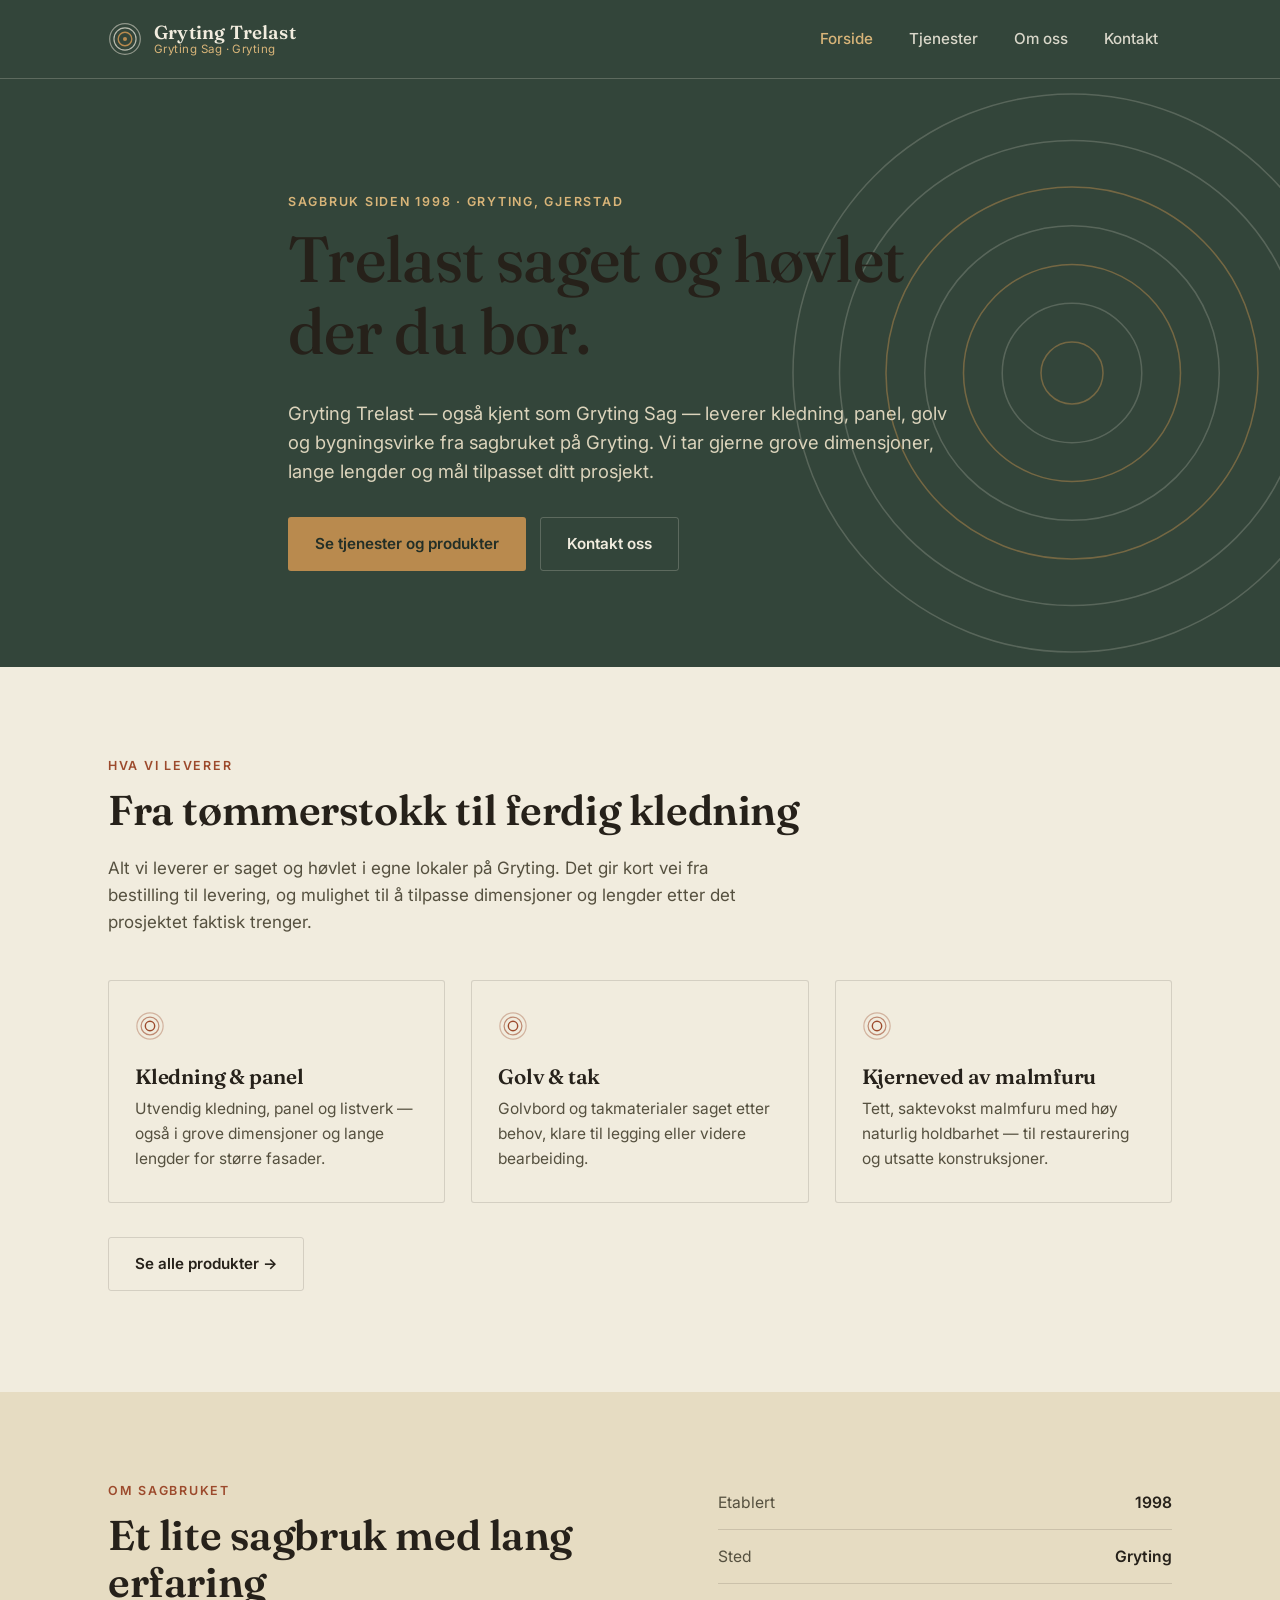
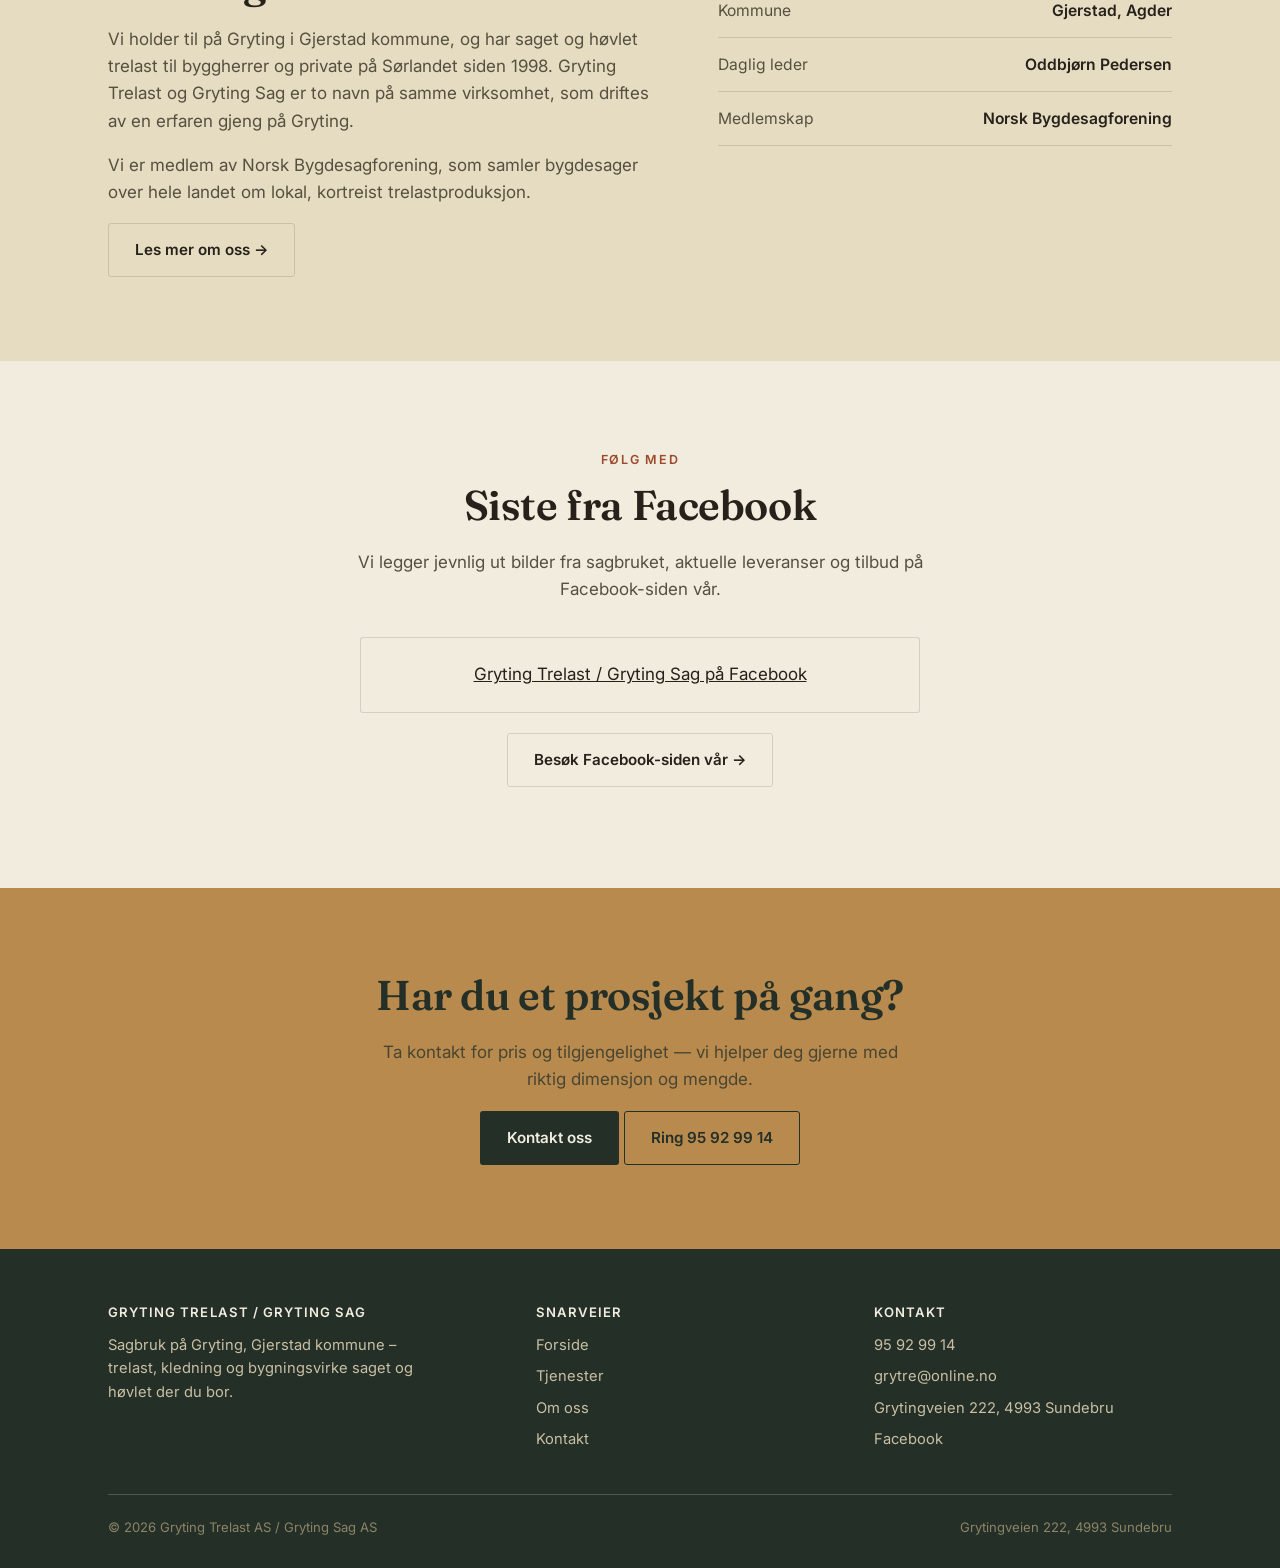
<file: index.html>
<!DOCTYPE html>
<html lang="nb">
<head>
<meta charset="UTF-8">
<meta name="viewport" content="width=device-width, initial-scale=1.0">
<title>Gryting Trelast / Gryting Sag – Sagbruk på Gryting</title>
<meta name="description" content="Gryting Trelast (Gryting Sag) er et sagbruk på Gryting, Gjerstad kommune. Vi sager, høvler og leverer kledning, panel, golv og bygningsvirke.">
<link rel="preconnect" href="https://fonts.googleapis.com">
<link rel="preconnect" href="https://fonts.gstatic.com" crossorigin>
<link href="https://fonts.googleapis.com/css2?family=Fraunces:opsz,wght@9..144,400;9..144,500;9..144,600&family=Inter:wght@400;500;600;700&display=swap" rel="stylesheet">
<link rel="icon" type="image/svg+xml" href="favicon.svg">
<link rel="icon" type="image/png" sizes="32x32" href="favicon-32.png">
<link rel="apple-touch-icon" sizes="180x180" href="apple-touch-icon.png">
<link rel="stylesheet" href="css/style.css">
</head>
<body>

<a class="skip-link" href="#innhold">Hopp til innhold</a>

<header class="site-header">
  <div class="container">
    <a class="brand" href="index.html">
      <svg viewBox="0 0 40 40" fill="none" xmlns="http://www.w3.org/2000/svg" aria-hidden="true">
        <circle cx="20" cy="20" r="18" stroke="currentColor" stroke-width="1.4" opacity="0.5"/>
        <circle cx="20" cy="20" r="13" stroke="currentColor" stroke-width="1.4" opacity="0.7"/>
        <circle cx="20" cy="20" r="8" stroke="#B98A4E" stroke-width="1.6"/>
        <circle cx="20" cy="20" r="2.4" fill="#B98A4E"/>
      </svg>
      <span class="brand-text">
        <strong>Gryting Trelast</strong>
        <span>Gryting Sag · Gryting</span>
      </span>
    </a>
    <button class="nav-toggle" aria-label="Åpne meny" aria-expanded="false">
      <svg viewBox="0 0 24 24" fill="none" stroke="currentColor" stroke-width="2"><line x1="3" y1="6" x2="21" y2="6"/><line x1="3" y1="12" x2="21" y2="12"/><line x1="3" y1="18" x2="21" y2="18"/></svg>
    </button>
    <nav class="main-nav" aria-label="Hovedmeny">
      <ul>
        <li><a href="index.html" class="active">Forside</a></li>
        <li><a href="tjenester.html">Tjenester</a></li>
        <li><a href="om-oss.html">Om oss</a></li>
        <li><a href="kontakt.html">Kontakt</a></li>
      </ul>
    </nav>
  </div>
</header>

<main id="innhold">

  <section class="hero">
    <svg class="rings" viewBox="0 0 400 400" aria-hidden="true">
      <circle cx="200" cy="200" r="180"/>
      <circle cx="200" cy="200" r="150"/>
      <circle class="accent" cx="200" cy="200" r="120"/>
      <circle cx="200" cy="200" r="95"/>
      <circle class="accent" cx="200" cy="200" r="70"/>
      <circle cx="200" cy="200" r="45"/>
      <circle class="accent" cx="200" cy="200" r="20"/>
    </svg>
    <div class="container">
      <span class="eyebrow">Sagbruk siden 1998 · Gryting, Gjerstad</span>
      <h1>Trelast saget og høvlet der du bor.</h1>
      <p class="lede">Gryting Trelast — også kjent som Gryting Sag — leverer kledning, panel, golv og bygningsvirke fra sagbruket på Gryting. Vi tar gjerne grove dimensjoner, lange lengder og mål tilpasset ditt prosjekt.</p>
      <div class="btn-row">
        <a class="btn btn-primary" href="tjenester.html">Se tjenester og produkter</a>
        <a class="btn btn-outline" href="kontakt.html">Kontakt oss</a>
      </div>
    </div>
  </section>

  <section>
    <div class="container">
      <span class="eyebrow">Hva vi leverer</span>
      <h2>Fra tømmerstokk til ferdig kledning</h2>
      <p style="max-width:60ch;color:var(--ink-soft);">Alt vi leverer er saget og høvlet i egne lokaler på Gryting. Det gir kort vei fra bestilling til levering, og mulighet til å tilpasse dimensjoner og lengder etter det prosjektet faktisk trenger.</p>
      <div class="grid-3">
        <div class="card">
          <svg class="ring-icon" viewBox="0 0 32 32" fill="none" aria-hidden="true"><circle cx="16" cy="16" r="14" stroke="currentColor" stroke-width="1.3" opacity="0.35"/><circle cx="16" cy="16" r="9.5" stroke="currentColor" stroke-width="1.3" opacity="0.6"/><circle cx="16" cy="16" r="5" stroke="currentColor" stroke-width="1.5"/></svg>
          <h3>Kledning &amp; panel</h3>
          <p>Utvendig kledning, panel og listverk — også i grove dimensjoner og lange lengder for større fasader.</p>
        </div>
        <div class="card">
          <svg class="ring-icon" viewBox="0 0 32 32" fill="none" aria-hidden="true"><circle cx="16" cy="16" r="14" stroke="currentColor" stroke-width="1.3" opacity="0.35"/><circle cx="16" cy="16" r="9.5" stroke="currentColor" stroke-width="1.3" opacity="0.6"/><circle cx="16" cy="16" r="5" stroke="currentColor" stroke-width="1.5"/></svg>
          <h3>Golv &amp; tak</h3>
          <p>Golvbord og takmaterialer saget etter behov, klare til legging eller videre bearbeiding.</p>
        </div>
        <div class="card">
          <svg class="ring-icon" viewBox="0 0 32 32" fill="none" aria-hidden="true"><circle cx="16" cy="16" r="14" stroke="currentColor" stroke-width="1.3" opacity="0.35"/><circle cx="16" cy="16" r="9.5" stroke="currentColor" stroke-width="1.3" opacity="0.6"/><circle cx="16" cy="16" r="5" stroke="currentColor" stroke-width="1.5"/></svg>
          <h3>Kjerneved av malmfuru</h3>
          <p>Tett, saktevokst malmfuru med høy naturlig holdbarhet — til restaurering og utsatte konstruksjoner.</p>
        </div>
      </div>
      <p style="margin-top:34px;"><a class="btn btn-outline on-light" href="tjenester.html">Se alle produkter →</a></p>
    </div>
  </section>

  <section class="section-alt">
    <div class="container grid-2">
      <div>
        <span class="eyebrow">Om sagbruket</span>
        <h2>Et lite sagbruk med lang erfaring</h2>
        <p style="color:var(--ink-soft);">Vi holder til på Gryting i Gjerstad kommune, og har saget og høvlet trelast til byggherrer og private på Sørlandet siden 1998. Gryting Trelast og Gryting Sag er to navn på samme virksomhet, som driftes av en erfaren gjeng på Gryting.</p>
        <p style="color:var(--ink-soft);">Vi er medlem av Norsk Bygdesagforening, som samler bygdesager over hele landet om lokal, kortreist trelastproduksjon.</p>
        <a class="btn btn-outline on-light" href="om-oss.html">Les mer om oss →</a>
      </div>
      <ul class="fact-list">
        <li><span>Etablert</span><span>1998</span></li>
        <li><span>Sted</span><span>Gryting</span></li>
        <li><span>Kommune</span><span>Gjerstad, Agder</span></li>
        <li><span>Daglig leder</span><span>Oddbjørn Pedersen</span></li>
        <li><span>Medlemskap</span><span>Norsk Bygdesagforening</span></li>
      </ul>
    </div>
  </section>

  <section>
    <div class="container" style="text-align:center;">
      <span class="eyebrow">Følg med</span>
      <h2>Siste fra Facebook</h2>
      <p style="max-width:52ch;margin:0 auto;color:var(--ink-soft);">Vi legger jevnlig ut bilder fra sagbruket, aktuelle leveranser og tilbud på Facebook-siden vår.</p>
      <div class="fb-wrap">
        <div class="fb-embed-shell">
          <div id="fb-root"></div>
          <script async defer crossorigin="anonymous" src="https://connect.facebook.net/nb_NO/sdk.js#xfbml=1&version=v19.0"></script>
          <div class="fb-page"
               data-href="https://www.facebook.com/profile.php?id=100057586205323"
               data-tabs="timeline"
               data-width="560"
               data-height="600"
               data-small-header="false"
               data-adapt-container-width="true"
               data-hide-cover="false"
               data-show-facepile="false">
            <blockquote cite="https://www.facebook.com/profile.php?id=100057586205323" class="fb-xfbml-parse-ignore">
              <a href="https://www.facebook.com/profile.php?id=100057586205323" target="_blank" rel="noopener">Gryting Trelast / Gryting Sag på Facebook</a>
            </blockquote>
          </div>
        </div>
      </div>
      <p style="margin-top:20px;"><a class="btn btn-outline on-light" href="https://www.facebook.com/profile.php?id=100057586205323" target="_blank" rel="noopener">Besøk Facebook-siden vår →</a></p>
    </div>
  </section>

  <section class="cta-strip">
    <div class="container">
      <h2>Har du et prosjekt på gang?</h2>
      <p>Ta kontakt for pris og tilgjengelighet — vi hjelper deg gjerne med riktig dimensjon og mengde.</p>
      <div class="btn-row" style="justify-content:center;">
        <a class="btn" style="background:var(--forest-dark);color:var(--bg);" href="kontakt.html">Kontakt oss</a>
        <a class="btn" style="background:transparent;border:1.5px solid var(--forest-dark);color:var(--forest-dark);" href="tel:+4795929914">Ring 95 92 99 14</a>
      </div>
    </div>
  </section>

</main>

<footer class="site-footer">
  <div class="container">
    <div class="footer-grid">
      <div>
        <h4>Gryting Trelast / Gryting Sag</h4>
        <p style="max-width:34ch;color:#C9C0A4;">Sagbruk på Gryting, Gjerstad kommune – trelast, kledning og bygningsvirke saget og høvlet der du bor.</p>
      </div>
      <div>
        <h4>Snarveier</h4>
        <ul>
          <li><a href="index.html">Forside</a></li>
          <li><a href="tjenester.html">Tjenester</a></li>
          <li><a href="om-oss.html">Om oss</a></li>
          <li><a href="kontakt.html">Kontakt</a></li>
        </ul>
      </div>
      <div>
        <h4>Kontakt</h4>
        <ul>
          <li><a href="tel:+4795929914">95 92 99 14</a></li>
          <li><a href="mailto:grytre@online.no">grytre@online.no</a></li>
          <li>Grytingveien 222, 4993 Sundebru</li>
          <li><a href="https://www.facebook.com/profile.php?id=100057586205323" target="_blank" rel="noopener">Facebook</a></li>
        </ul>
      </div>
    </div>
    <div class="footer-bottom">
      <span>© <span id="year"></span> Gryting Trelast AS / Gryting Sag AS</span>
      <span>Grytingveien 222, 4993 Sundebru</span>
    </div>
  </div>
</footer>

<script src="js/main.js"></script>
<script>document.getElementById('year').textContent = new Date().getFullYear();</script>
</body>
</html>
</file>
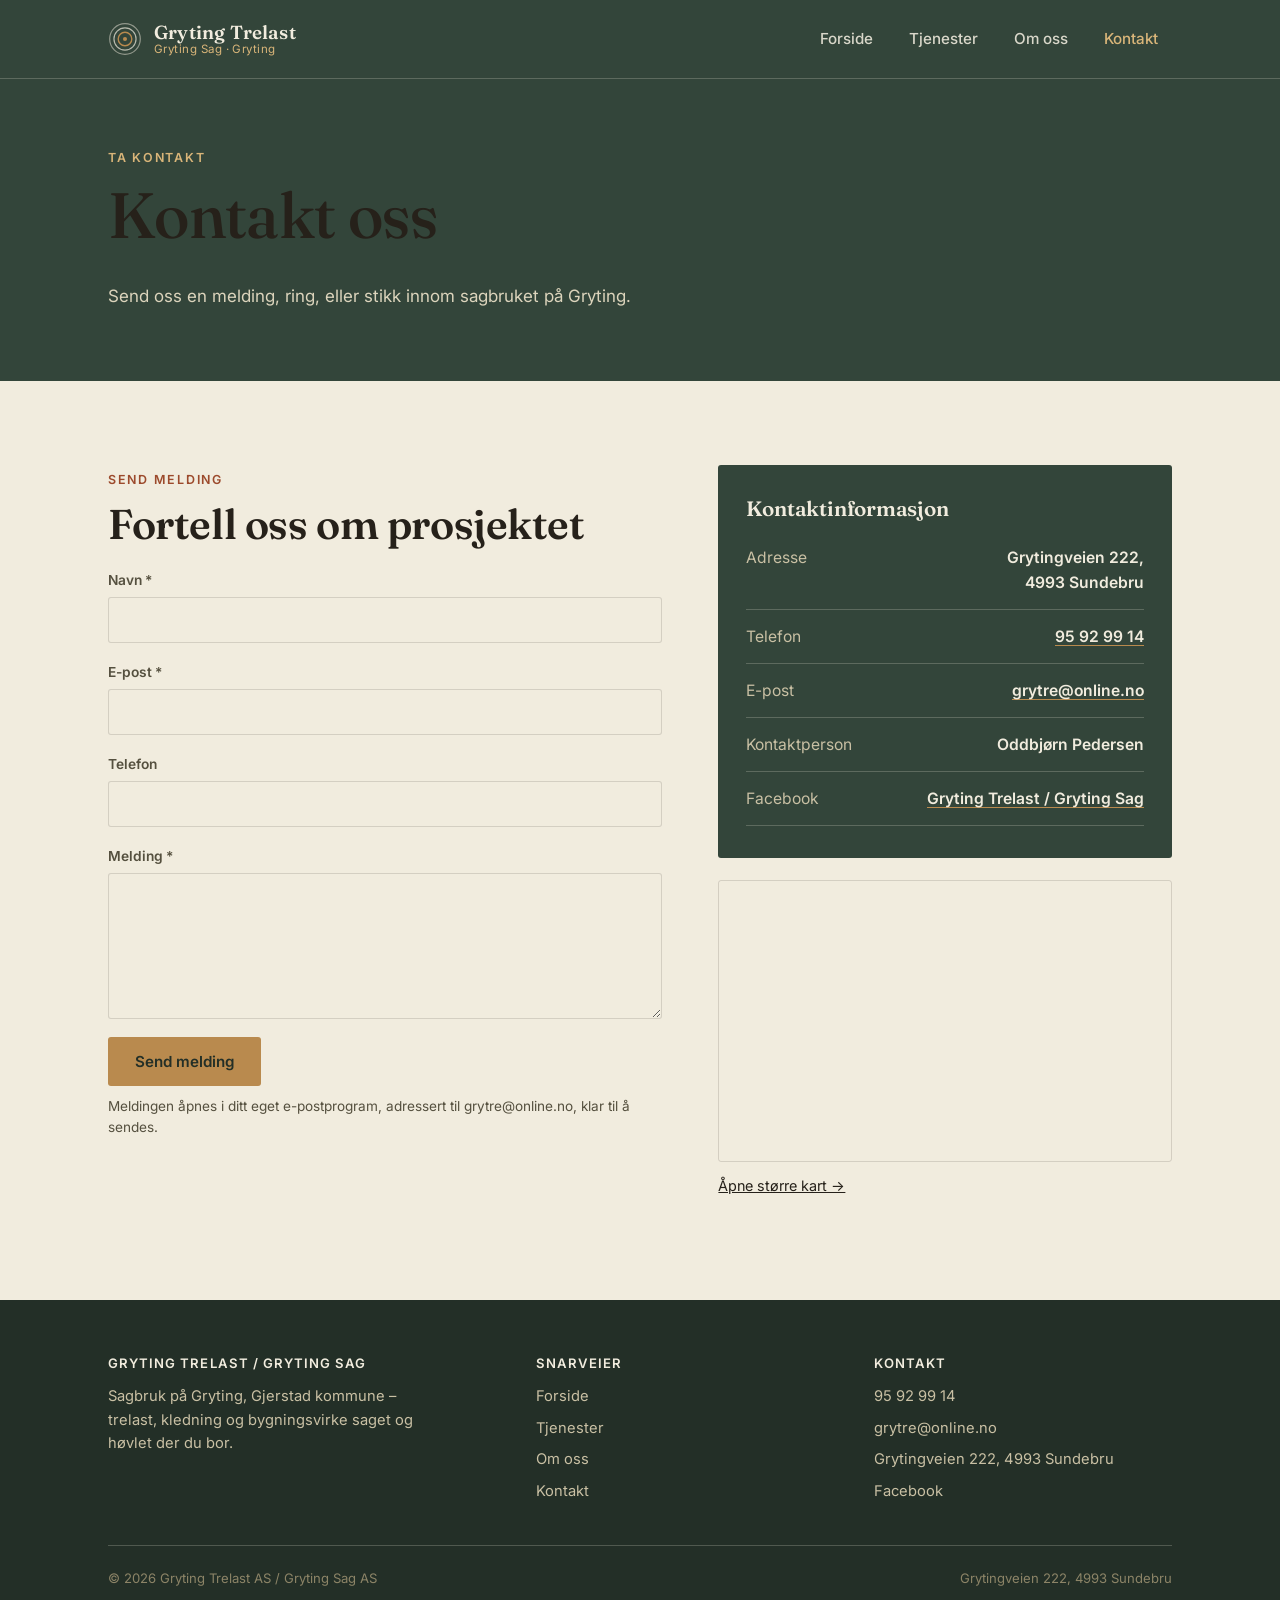
<file: kontakt.html>
<!DOCTYPE html>
<html lang="nb">
<head>
<meta charset="UTF-8">
<meta name="viewport" content="width=device-width, initial-scale=1.0">
<title>Kontakt oss – Gryting Trelast / Gryting Sag</title>
<meta name="description" content="Kontakt Gryting Trelast / Gryting Sag på Grytingveien 222, 4993 Sundebru. Telefon 95 92 99 14, e-post grytre@online.no.">
<link rel="preconnect" href="https://fonts.googleapis.com">
<link rel="preconnect" href="https://fonts.gstatic.com" crossorigin>
<link href="https://fonts.googleapis.com/css2?family=Fraunces:opsz,wght@9..144,400;9..144,500;9..144,600&family=Inter:wght@400;500;600;700&display=swap" rel="stylesheet">
<link rel="icon" type="image/svg+xml" href="favicon.svg">
<link rel="icon" type="image/png" sizes="32x32" href="favicon-32.png">
<link rel="apple-touch-icon" sizes="180x180" href="apple-touch-icon.png">
<link rel="stylesheet" href="css/style.css">
</head>
<body>

<a class="skip-link" href="#innhold">Hopp til innhold</a>

<header class="site-header">
  <div class="container">
    <a class="brand" href="index.html">
      <svg viewBox="0 0 40 40" fill="none" xmlns="http://www.w3.org/2000/svg" aria-hidden="true">
        <circle cx="20" cy="20" r="18" stroke="currentColor" stroke-width="1.4" opacity="0.5"/>
        <circle cx="20" cy="20" r="13" stroke="currentColor" stroke-width="1.4" opacity="0.7"/>
        <circle cx="20" cy="20" r="8" stroke="#B98A4E" stroke-width="1.6"/>
        <circle cx="20" cy="20" r="2.4" fill="#B98A4E"/>
      </svg>
      <span class="brand-text">
        <strong>Gryting Trelast</strong>
        <span>Gryting Sag · Gryting</span>
      </span>
    </a>
    <button class="nav-toggle" aria-label="Åpne meny" aria-expanded="false">
      <svg viewBox="0 0 24 24" fill="none" stroke="currentColor" stroke-width="2"><line x1="3" y1="6" x2="21" y2="6"/><line x1="3" y1="12" x2="21" y2="12"/><line x1="3" y1="18" x2="21" y2="18"/></svg>
    </button>
    <nav class="main-nav" aria-label="Hovedmeny">
      <ul>
        <li><a href="index.html">Forside</a></li>
        <li><a href="tjenester.html">Tjenester</a></li>
        <li><a href="om-oss.html">Om oss</a></li>
        <li><a href="kontakt.html" class="active">Kontakt</a></li>
      </ul>
    </nav>
  </div>
</header>

<main id="innhold">

  <section class="page-hero">
    <div class="container">
      <span class="eyebrow">Ta kontakt</span>
      <h1>Kontakt oss</h1>
      <p>Send oss en melding, ring, eller stikk innom sagbruket på Gryting.</p>
    </div>
  </section>

  <section>
    <div class="container grid-2">

      <div>
        <span class="eyebrow">Send melding</span>
        <h2>Fortell oss om prosjektet</h2>
        <form id="kontakt-skjema" novalidate>
          <div class="form-field">
            <label for="navn">Navn *</label>
            <input type="text" id="navn" name="navn" autocomplete="name" required>
          </div>
          <div class="form-field">
            <label for="epost">E-post *</label>
            <input type="email" id="epost" name="epost" autocomplete="email" required>
          </div>
          <div class="form-field">
            <label for="telefon">Telefon</label>
            <input type="tel" id="telefon" name="telefon" autocomplete="tel">
          </div>
          <div class="form-field">
            <label for="melding">Melding *</label>
            <textarea id="melding" name="melding" rows="6" required></textarea>
          </div>
          <button type="submit" class="btn btn-primary">Send melding</button>
          <p class="form-note">Meldingen åpnes i ditt eget e-postprogram, adressert til grytre@online.no, klar til å sendes.</p>
          <p id="form-status" class="form-status" role="status"></p>
        </form>
      </div>

      <div>
        <div class="info-card">
          <h3>Kontaktinformasjon</h3>
          <ul class="fact-list">
            <li><span>Adresse</span><span>Grytingveien 222,<br>4993 Sundebru</span></li>
            <li><span>Telefon</span><span><a href="tel:+4795929914">95 92 99 14</a></span></li>
            <li><span>E-post</span><span><a href="mailto:grytre@online.no">grytre@online.no</a></span></li>
            <li><span>Kontaktperson</span><span>Oddbjørn Pedersen</span></li>
            <li><span>Facebook</span><span><a href="https://www.facebook.com/profile.php?id=100057586205323" target="_blank" rel="noopener">Gryting Trelast / Gryting Sag</a></span></li>
          </ul>
        </div>
        <div class="map-shell">
          <iframe
            title="Kart til Gryting Trelast / Gryting Sag, Grytingveien 222, 4993 Sundebru"
            src="https://www.google.com/maps/embed?pb=!1m18!1m12!1m3!1d1481.5029731240165!2d9.057373475910653!3d58.83141075077817!2m3!1f0!2f0!3f0!3m2!1i1024!2i768!4f13.1!3m3!1m2!1s0x46470a54a12d71ef%3A0x915f02798dbd51fa!2sGrytingveien%20222%2C%204993%20Sundebru!5e1!3m2!1sno!2sno!4v1788082956851!5m2!1sno!2sno"
            style="border:0;"
            allowfullscreen=""
            loading="lazy"
            referrerpolicy="strict-origin-when-cross-origin">
          </iframe>
        </div>
        <p style="margin-top:10px;"><a class="btn-outline on-light" style="text-decoration:underline;font-size:0.9rem;" href="https://www.google.com/maps/search/?api=1&query=Grytingveien+222%2C+4993+Sundebru" target="_blank" rel="noopener">Åpne større kart →</a></p>
      </div>

    </div>
  </section>

</main>

<footer class="site-footer">
  <div class="container">
    <div class="footer-grid">
      <div>
        <h4>Gryting Trelast / Gryting Sag</h4>
        <p style="max-width:34ch;color:#C9C0A4;">Sagbruk på Gryting, Gjerstad kommune – trelast, kledning og bygningsvirke saget og høvlet der du bor.</p>
      </div>
      <div>
        <h4>Snarveier</h4>
        <ul>
          <li><a href="index.html">Forside</a></li>
          <li><a href="tjenester.html">Tjenester</a></li>
          <li><a href="om-oss.html">Om oss</a></li>
          <li><a href="kontakt.html">Kontakt</a></li>
        </ul>
      </div>
      <div>
        <h4>Kontakt</h4>
        <ul>
          <li><a href="tel:+4795929914">95 92 99 14</a></li>
          <li><a href="mailto:grytre@online.no">grytre@online.no</a></li>
          <li>Grytingveien 222, 4993 Sundebru</li>
          <li><a href="https://www.facebook.com/profile.php?id=100057586205323" target="_blank" rel="noopener">Facebook</a></li>
        </ul>
      </div>
    </div>
    <div class="footer-bottom">
      <span>© <span id="year"></span> Gryting Trelast AS / Gryting Sag AS</span>
      <span>Grytingveien 222, 4993 Sundebru</span>
    </div>
  </div>
</footer>

<script src="js/main.js"></script>
<script>document.getElementById('year').textContent = new Date().getFullYear();</script>
</body>
</html>
</file>
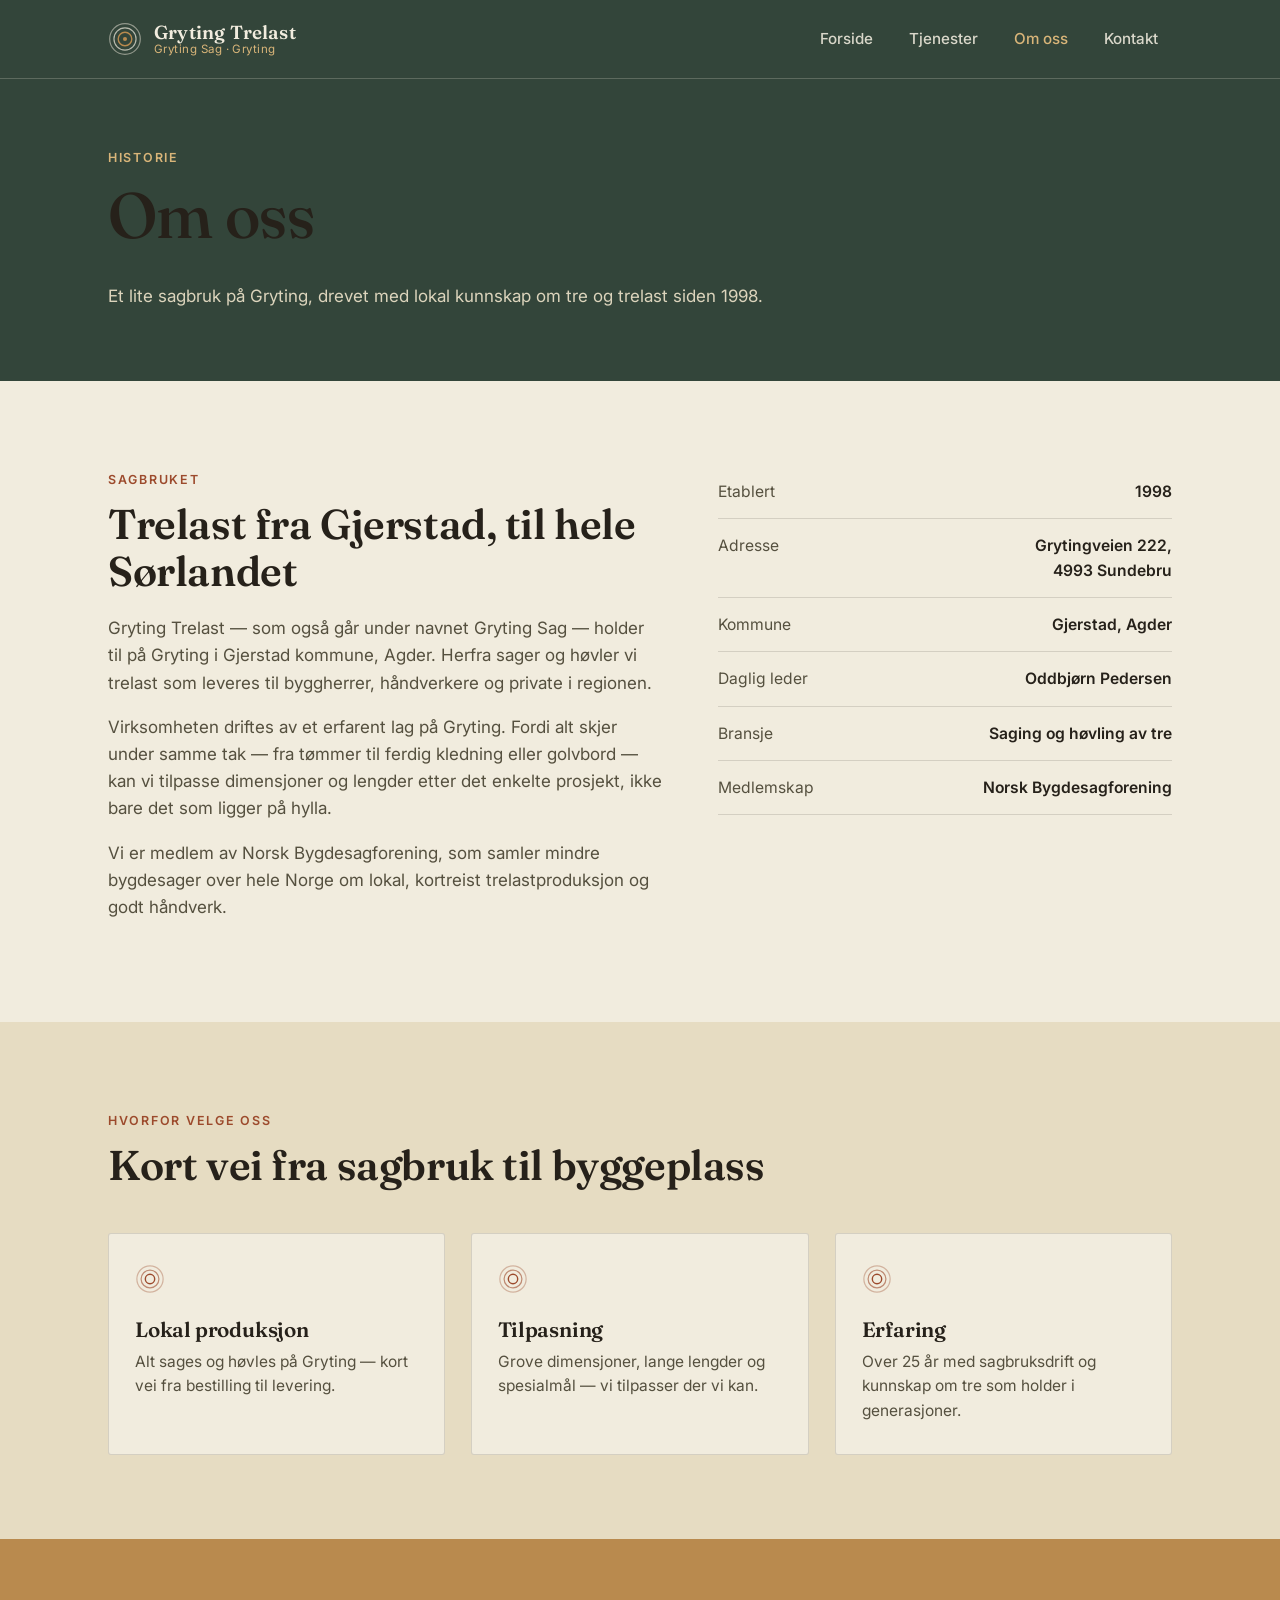
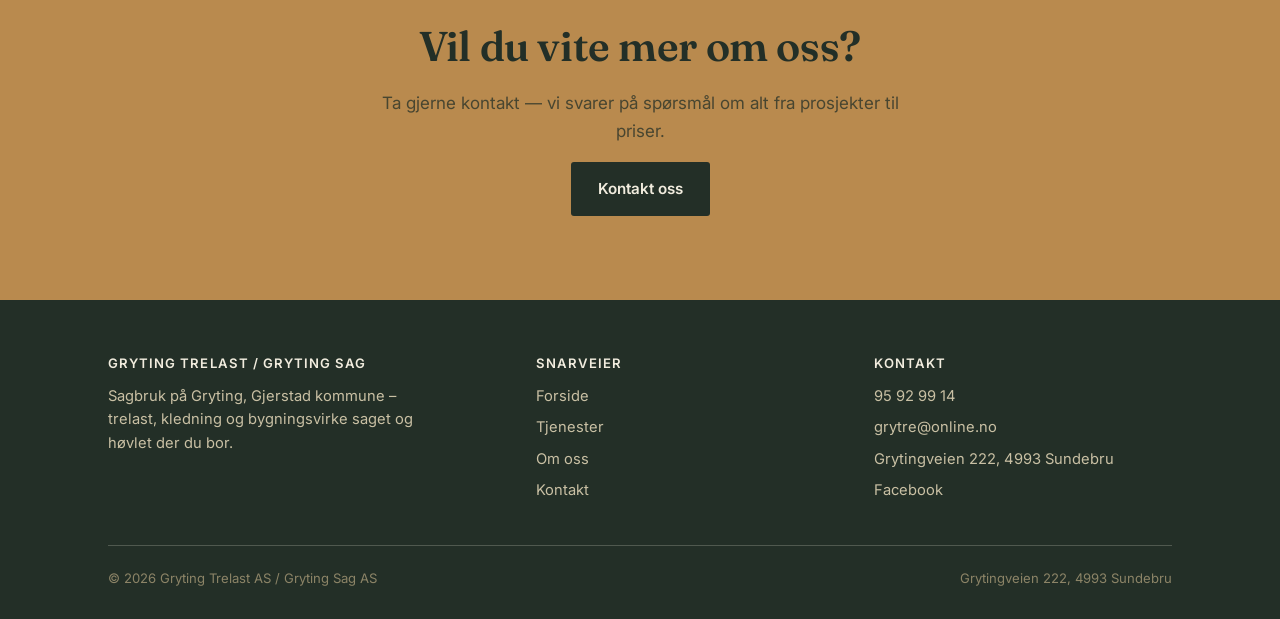
<file: om-oss.html>
<!DOCTYPE html>
<html lang="nb">
<head>
<meta charset="UTF-8">
<meta name="viewport" content="width=device-width, initial-scale=1.0">
<title>Om oss – Gryting Trelast / Gryting Sag</title>
<meta name="description" content="Gryting Trelast (Gryting Sag) er et sagbruk på Gryting, Gjerstad kommune, driftet av en erfaren gjeng siden 1998. Medlem av Norsk Bygdesagforening.">
<link rel="preconnect" href="https://fonts.googleapis.com">
<link rel="preconnect" href="https://fonts.gstatic.com" crossorigin>
<link href="https://fonts.googleapis.com/css2?family=Fraunces:opsz,wght@9..144,400;9..144,500;9..144,600&family=Inter:wght@400;500;600;700&display=swap" rel="stylesheet">
<link rel="icon" type="image/svg+xml" href="favicon.svg">
<link rel="icon" type="image/png" sizes="32x32" href="favicon-32.png">
<link rel="apple-touch-icon" sizes="180x180" href="apple-touch-icon.png">
<link rel="stylesheet" href="css/style.css">
</head>
<body>

<a class="skip-link" href="#innhold">Hopp til innhold</a>

<header class="site-header">
  <div class="container">
    <a class="brand" href="index.html">
      <svg viewBox="0 0 40 40" fill="none" xmlns="http://www.w3.org/2000/svg" aria-hidden="true">
        <circle cx="20" cy="20" r="18" stroke="currentColor" stroke-width="1.4" opacity="0.5"/>
        <circle cx="20" cy="20" r="13" stroke="currentColor" stroke-width="1.4" opacity="0.7"/>
        <circle cx="20" cy="20" r="8" stroke="#B98A4E" stroke-width="1.6"/>
        <circle cx="20" cy="20" r="2.4" fill="#B98A4E"/>
      </svg>
      <span class="brand-text">
        <strong>Gryting Trelast</strong>
        <span>Gryting Sag · Gryting</span>
      </span>
    </a>
    <button class="nav-toggle" aria-label="Åpne meny" aria-expanded="false">
      <svg viewBox="0 0 24 24" fill="none" stroke="currentColor" stroke-width="2"><line x1="3" y1="6" x2="21" y2="6"/><line x1="3" y1="12" x2="21" y2="12"/><line x1="3" y1="18" x2="21" y2="18"/></svg>
    </button>
    <nav class="main-nav" aria-label="Hovedmeny">
      <ul>
        <li><a href="index.html">Forside</a></li>
        <li><a href="tjenester.html">Tjenester</a></li>
        <li><a href="om-oss.html" class="active">Om oss</a></li>
        <li><a href="kontakt.html">Kontakt</a></li>
      </ul>
    </nav>
  </div>
</header>

<main id="innhold">

  <section class="page-hero">
    <div class="container">
      <span class="eyebrow">Historie</span>
      <h1>Om oss</h1>
      <p>Et lite sagbruk på Gryting, drevet med lokal kunnskap om tre og trelast siden 1998.</p>
    </div>
  </section>

  <section>
    <div class="container grid-2">
      <div>
        <span class="eyebrow">Sagbruket</span>
        <h2>Trelast fra Gjerstad, til hele Sørlandet</h2>
        <p style="color:var(--ink-soft);">Gryting Trelast — som også går under navnet Gryting Sag — holder til på Gryting i Gjerstad kommune, Agder. Herfra sager og høvler vi trelast som leveres til byggherrer, håndverkere og private i regionen.</p>
        <p style="color:var(--ink-soft);">Virksomheten driftes av et erfarent lag på Gryting. Fordi alt skjer under samme tak — fra tømmer til ferdig kledning eller golvbord — kan vi tilpasse dimensjoner og lengder etter det enkelte prosjekt, ikke bare det som ligger på hylla.</p>
        <p style="color:var(--ink-soft);">Vi er medlem av Norsk Bygdesagforening, som samler mindre bygdesager over hele Norge om lokal, kortreist trelastproduksjon og godt håndverk.</p>
      </div>
      <ul class="fact-list">
        <li><span>Etablert</span><span>1998</span></li>
        <li><span>Adresse</span><span>Grytingveien 222,<br>4993 Sundebru</span></li>
        <li><span>Kommune</span><span>Gjerstad, Agder</span></li>
        <li><span>Daglig leder</span><span>Oddbjørn Pedersen</span></li>
        <li><span>Bransje</span><span>Saging og høvling av tre</span></li>
        <li><span>Medlemskap</span><span>Norsk Bygdesagforening</span></li>
      </ul>
    </div>
  </section>

  <section class="section-alt">
    <div class="container">
      <span class="eyebrow">Hvorfor velge oss</span>
      <h2>Kort vei fra sagbruk til byggeplass</h2>
      <div class="grid-3">
        <div class="card">
          <svg class="ring-icon" viewBox="0 0 32 32" fill="none" aria-hidden="true"><circle cx="16" cy="16" r="14" stroke="currentColor" stroke-width="1.3" opacity="0.35"/><circle cx="16" cy="16" r="9.5" stroke="currentColor" stroke-width="1.3" opacity="0.6"/><circle cx="16" cy="16" r="5" stroke="currentColor" stroke-width="1.5"/></svg>
          <h3>Lokal produksjon</h3>
          <p>Alt sages og høvles på Gryting — kort vei fra bestilling til levering.</p>
        </div>
        <div class="card">
          <svg class="ring-icon" viewBox="0 0 32 32" fill="none" aria-hidden="true"><circle cx="16" cy="16" r="14" stroke="currentColor" stroke-width="1.3" opacity="0.35"/><circle cx="16" cy="16" r="9.5" stroke="currentColor" stroke-width="1.3" opacity="0.6"/><circle cx="16" cy="16" r="5" stroke="currentColor" stroke-width="1.5"/></svg>
          <h3>Tilpasning</h3>
          <p>Grove dimensjoner, lange lengder og spesialmål — vi tilpasser der vi kan.</p>
        </div>
        <div class="card">
          <svg class="ring-icon" viewBox="0 0 32 32" fill="none" aria-hidden="true"><circle cx="16" cy="16" r="14" stroke="currentColor" stroke-width="1.3" opacity="0.35"/><circle cx="16" cy="16" r="9.5" stroke="currentColor" stroke-width="1.3" opacity="0.6"/><circle cx="16" cy="16" r="5" stroke="currentColor" stroke-width="1.5"/></svg>
          <h3>Erfaring</h3>
          <p>Over 25 år med sagbruksdrift og kunnskap om tre som holder i generasjoner.</p>
        </div>
      </div>
    </div>
  </section>

  <section class="cta-strip">
    <div class="container">
      <h2>Vil du vite mer om oss?</h2>
      <p>Ta gjerne kontakt — vi svarer på spørsmål om alt fra prosjekter til priser.</p>
      <div class="btn-row" style="justify-content:center;">
        <a class="btn" style="background:var(--forest-dark);color:var(--bg);" href="kontakt.html">Kontakt oss</a>
      </div>
    </div>
  </section>

</main>

<footer class="site-footer">
  <div class="container">
    <div class="footer-grid">
      <div>
        <h4>Gryting Trelast / Gryting Sag</h4>
        <p style="max-width:34ch;color:#C9C0A4;">Sagbruk på Gryting, Gjerstad kommune – trelast, kledning og bygningsvirke saget og høvlet der du bor.</p>
      </div>
      <div>
        <h4>Snarveier</h4>
        <ul>
          <li><a href="index.html">Forside</a></li>
          <li><a href="tjenester.html">Tjenester</a></li>
          <li><a href="om-oss.html">Om oss</a></li>
          <li><a href="kontakt.html">Kontakt</a></li>
        </ul>
      </div>
      <div>
        <h4>Kontakt</h4>
        <ul>
          <li><a href="tel:+4795929914">95 92 99 14</a></li>
          <li><a href="mailto:grytre@online.no">grytre@online.no</a></li>
          <li>Grytingveien 222, 4993 Sundebru</li>
          <li><a href="https://www.facebook.com/profile.php?id=100057586205323" target="_blank" rel="noopener">Facebook</a></li>
        </ul>
      </div>
    </div>
    <div class="footer-bottom">
      <span>© <span id="year"></span> Gryting Trelast AS / Gryting Sag AS</span>
      <span>Grytingveien 222, 4993 Sundebru</span>
    </div>
  </div>
</footer>

<script src="js/main.js"></script>
<script>document.getElementById('year').textContent = new Date().getFullYear();</script>
</body>
</html>
</file>
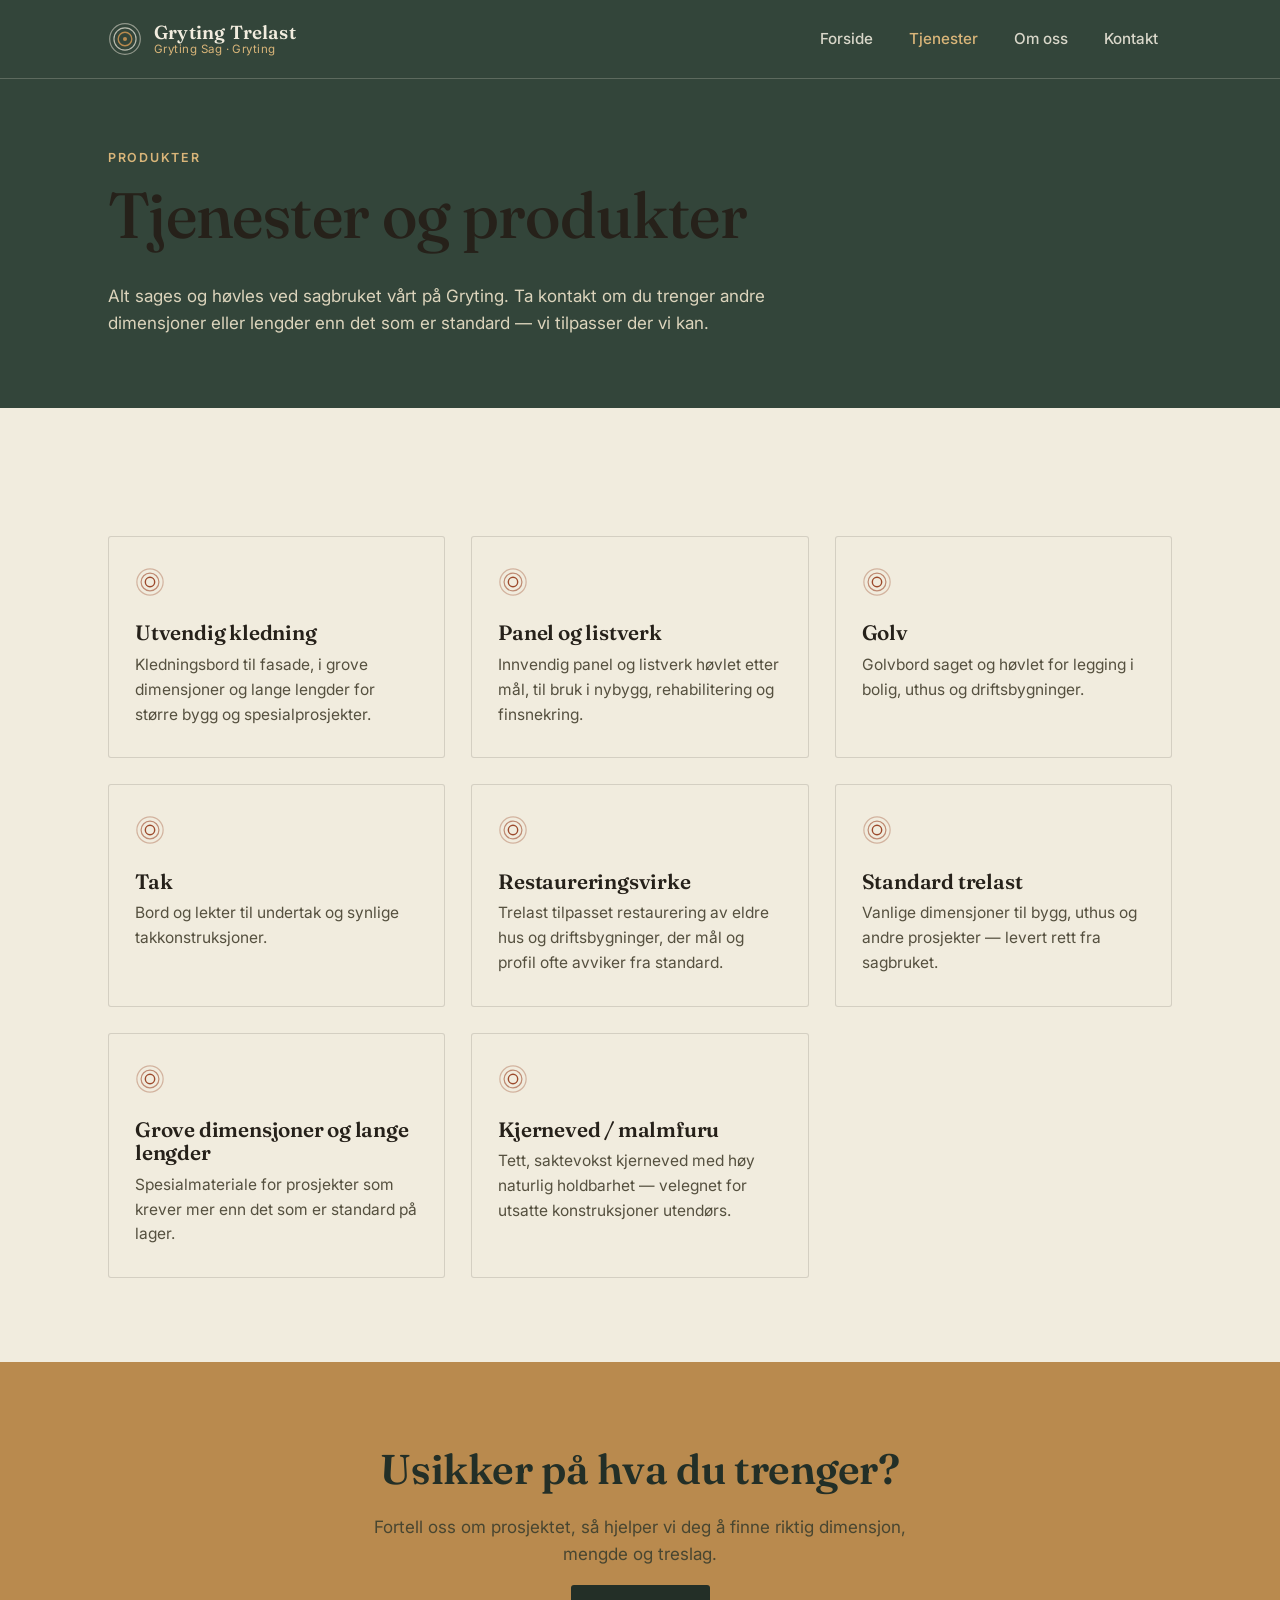
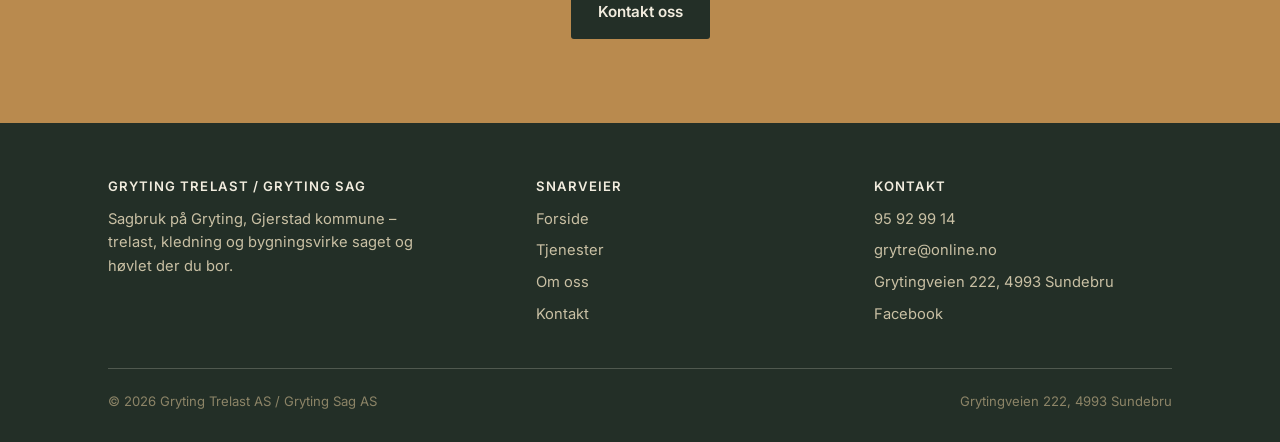
<file: tjenester.html>
<!DOCTYPE html>
<html lang="nb">
<head>
<meta charset="UTF-8">
<meta name="viewport" content="width=device-width, initial-scale=1.0">
<title>Tjenester og produkter – Gryting Trelast / Gryting Sag</title>
<meta name="description" content="Kledning, panel og listverk, golv, tak, restaureringsvirke, standard trelast og kjerneved av malmfuru — saget og høvlet hos Gryting Trelast på Gryting.">
<link rel="preconnect" href="https://fonts.googleapis.com">
<link rel="preconnect" href="https://fonts.gstatic.com" crossorigin>
<link href="https://fonts.googleapis.com/css2?family=Fraunces:opsz,wght@9..144,400;9..144,500;9..144,600&family=Inter:wght@400;500;600;700&display=swap" rel="stylesheet">
<link rel="icon" type="image/svg+xml" href="favicon.svg">
<link rel="icon" type="image/png" sizes="32x32" href="favicon-32.png">
<link rel="apple-touch-icon" sizes="180x180" href="apple-touch-icon.png">
<link rel="stylesheet" href="css/style.css">
</head>
<body>

<a class="skip-link" href="#innhold">Hopp til innhold</a>

<header class="site-header">
  <div class="container">
    <a class="brand" href="index.html">
      <svg viewBox="0 0 40 40" fill="none" xmlns="http://www.w3.org/2000/svg" aria-hidden="true">
        <circle cx="20" cy="20" r="18" stroke="currentColor" stroke-width="1.4" opacity="0.5"/>
        <circle cx="20" cy="20" r="13" stroke="currentColor" stroke-width="1.4" opacity="0.7"/>
        <circle cx="20" cy="20" r="8" stroke="#B98A4E" stroke-width="1.6"/>
        <circle cx="20" cy="20" r="2.4" fill="#B98A4E"/>
      </svg>
      <span class="brand-text">
        <strong>Gryting Trelast</strong>
        <span>Gryting Sag · Gryting</span>
      </span>
    </a>
    <button class="nav-toggle" aria-label="Åpne meny" aria-expanded="false">
      <svg viewBox="0 0 24 24" fill="none" stroke="currentColor" stroke-width="2"><line x1="3" y1="6" x2="21" y2="6"/><line x1="3" y1="12" x2="21" y2="12"/><line x1="3" y1="18" x2="21" y2="18"/></svg>
    </button>
    <nav class="main-nav" aria-label="Hovedmeny">
      <ul>
        <li><a href="index.html">Forside</a></li>
        <li><a href="tjenester.html" class="active">Tjenester</a></li>
        <li><a href="om-oss.html">Om oss</a></li>
        <li><a href="kontakt.html">Kontakt</a></li>
      </ul>
    </nav>
  </div>
</header>

<main id="innhold">

  <section class="page-hero">
    <div class="container">
      <span class="eyebrow">Produkter</span>
      <h1>Tjenester og produkter</h1>
      <p>Alt sages og høvles ved sagbruket vårt på Gryting. Ta kontakt om du trenger andre dimensjoner eller lengder enn det som er standard — vi tilpasser der vi kan.</p>
    </div>
  </section>

  <section>
    <div class="container">
      <div class="grid-3">

        <div class="card">
          <svg class="ring-icon" viewBox="0 0 32 32" fill="none" aria-hidden="true"><circle cx="16" cy="16" r="14" stroke="currentColor" stroke-width="1.3" opacity="0.35"/><circle cx="16" cy="16" r="9.5" stroke="currentColor" stroke-width="1.3" opacity="0.6"/><circle cx="16" cy="16" r="5" stroke="currentColor" stroke-width="1.5"/></svg>
          <h3>Utvendig kledning</h3>
          <p>Kledningsbord til fasade, i grove dimensjoner og lange lengder for større bygg og spesialprosjekter.</p>
        </div>

        <div class="card">
          <svg class="ring-icon" viewBox="0 0 32 32" fill="none" aria-hidden="true"><circle cx="16" cy="16" r="14" stroke="currentColor" stroke-width="1.3" opacity="0.35"/><circle cx="16" cy="16" r="9.5" stroke="currentColor" stroke-width="1.3" opacity="0.6"/><circle cx="16" cy="16" r="5" stroke="currentColor" stroke-width="1.5"/></svg>
          <h3>Panel og listverk</h3>
          <p>Innvendig panel og listverk høvlet etter mål, til bruk i nybygg, rehabilitering og finsnekring.</p>
        </div>

        <div class="card">
          <svg class="ring-icon" viewBox="0 0 32 32" fill="none" aria-hidden="true"><circle cx="16" cy="16" r="14" stroke="currentColor" stroke-width="1.3" opacity="0.35"/><circle cx="16" cy="16" r="9.5" stroke="currentColor" stroke-width="1.3" opacity="0.6"/><circle cx="16" cy="16" r="5" stroke="currentColor" stroke-width="1.5"/></svg>
          <h3>Golv</h3>
          <p>Golvbord saget og høvlet for legging i bolig, uthus og driftsbygninger.</p>
        </div>

        <div class="card">
          <svg class="ring-icon" viewBox="0 0 32 32" fill="none" aria-hidden="true"><circle cx="16" cy="16" r="14" stroke="currentColor" stroke-width="1.3" opacity="0.35"/><circle cx="16" cy="16" r="9.5" stroke="currentColor" stroke-width="1.3" opacity="0.6"/><circle cx="16" cy="16" r="5" stroke="currentColor" stroke-width="1.5"/></svg>
          <h3>Tak</h3>
          <p>Bord og lekter til undertak og synlige takkonstruksjoner.</p>
        </div>

        <div class="card">
          <svg class="ring-icon" viewBox="0 0 32 32" fill="none" aria-hidden="true"><circle cx="16" cy="16" r="14" stroke="currentColor" stroke-width="1.3" opacity="0.35"/><circle cx="16" cy="16" r="9.5" stroke="currentColor" stroke-width="1.3" opacity="0.6"/><circle cx="16" cy="16" r="5" stroke="currentColor" stroke-width="1.5"/></svg>
          <h3>Restaureringsvirke</h3>
          <p>Trelast tilpasset restaurering av eldre hus og driftsbygninger, der mål og profil ofte avviker fra standard.</p>
        </div>

        <div class="card">
          <svg class="ring-icon" viewBox="0 0 32 32" fill="none" aria-hidden="true"><circle cx="16" cy="16" r="14" stroke="currentColor" stroke-width="1.3" opacity="0.35"/><circle cx="16" cy="16" r="9.5" stroke="currentColor" stroke-width="1.3" opacity="0.6"/><circle cx="16" cy="16" r="5" stroke="currentColor" stroke-width="1.5"/></svg>
          <h3>Standard trelast</h3>
          <p>Vanlige dimensjoner til bygg, uthus og andre prosjekter — levert rett fra sagbruket.</p>
        </div>

        <div class="card">
          <svg class="ring-icon" viewBox="0 0 32 32" fill="none" aria-hidden="true"><circle cx="16" cy="16" r="14" stroke="currentColor" stroke-width="1.3" opacity="0.35"/><circle cx="16" cy="16" r="9.5" stroke="currentColor" stroke-width="1.3" opacity="0.6"/><circle cx="16" cy="16" r="5" stroke="currentColor" stroke-width="1.5"/></svg>
          <h3>Grove dimensjoner og lange lengder</h3>
          <p>Spesialmateriale for prosjekter som krever mer enn det som er standard på lager.</p>
        </div>

        <div class="card">
          <svg class="ring-icon" viewBox="0 0 32 32" fill="none" aria-hidden="true"><circle cx="16" cy="16" r="14" stroke="currentColor" stroke-width="1.3" opacity="0.35"/><circle cx="16" cy="16" r="9.5" stroke="currentColor" stroke-width="1.3" opacity="0.6"/><circle cx="16" cy="16" r="5" stroke="currentColor" stroke-width="1.5"/></svg>
          <h3>Kjerneved / malmfuru</h3>
          <p>Tett, saktevokst kjerneved med høy naturlig holdbarhet — velegnet for utsatte konstruksjoner utendørs.</p>
        </div>

      </div>
    </div>
  </section>

  <section class="cta-strip">
    <div class="container">
      <h2>Usikker på hva du trenger?</h2>
      <p>Fortell oss om prosjektet, så hjelper vi deg å finne riktig dimensjon, mengde og treslag.</p>
      <div class="btn-row" style="justify-content:center;">
        <a class="btn" style="background:var(--forest-dark);color:var(--bg);" href="kontakt.html">Kontakt oss</a>
      </div>
    </div>
  </section>

</main>

<footer class="site-footer">
  <div class="container">
    <div class="footer-grid">
      <div>
        <h4>Gryting Trelast / Gryting Sag</h4>
        <p style="max-width:34ch;color:#C9C0A4;">Sagbruk på Gryting, Gjerstad kommune – trelast, kledning og bygningsvirke saget og høvlet der du bor.</p>
      </div>
      <div>
        <h4>Snarveier</h4>
        <ul>
          <li><a href="index.html">Forside</a></li>
          <li><a href="tjenester.html">Tjenester</a></li>
          <li><a href="om-oss.html">Om oss</a></li>
          <li><a href="kontakt.html">Kontakt</a></li>
        </ul>
      </div>
      <div>
        <h4>Kontakt</h4>
        <ul>
          <li><a href="tel:+4795929914">95 92 99 14</a></li>
          <li><a href="mailto:grytre@online.no">grytre@online.no</a></li>
          <li>Grytingveien 222, 4993 Sundebru</li>
          <li><a href="https://www.facebook.com/profile.php?id=100057586205323" target="_blank" rel="noopener">Facebook</a></li>
        </ul>
      </div>
    </div>
    <div class="footer-bottom">
      <span>© <span id="year"></span> Gryting Trelast AS / Gryting Sag AS</span>
      <span>Grytingveien 222, 4993 Sundebru</span>
    </div>
  </div>
</footer>

<script src="js/main.js"></script>
<script>document.getElementById('year').textContent = new Date().getFullYear();</script>
</body>
</html>
</file>
<file: css/style.css>
/* ==========================================================================
   Gryting Trelast / Gryting Sag — style.css
   Design-tokens
   ========================================================================== */
:root {
  /* Farger */
  --bg: #F1ECDE;          /* varm bjørkehvit */
  --bg-alt: #E6DCC2;      /* dypere never/kartong */
  --ink: #26211A;         /* varm kullbrun tekst */
  --ink-soft: #55503F;    /* dempet brødtekst */
  --forest: #33453A;      /* dyp granskog — header/footer */
  --forest-dark: #232F27;
  --timber: #B98A4E;      /* eik/malmfuru — knapper, aksent */
  --timber-light: #D9B579;
  --rust: #9C4A2C;        /* patinert sagblad — hover/CTA */
  --line: rgba(38, 33, 26, 0.14);
  --line-invert: rgba(241, 236, 222, 0.22);

  /* Typografi */
  --font-display: "Fraunces", Georgia, serif;
  --font-body: "Inter", -apple-system, BlinkMacSystemFont, "Segoe UI", sans-serif;

  /* Layout */
  --maxw: 1120px;
  --radius: 3px;
}

* { box-sizing: border-box; }
html { scroll-behavior: smooth; }

body {
  margin: 0;
  background: var(--bg);
  color: var(--ink);
  font-family: var(--font-body);
  font-size: 17px;
  line-height: 1.6;
  -webkit-font-smoothing: antialiased;
}

img { max-width: 100%; display: block; }

a { color: inherit; }

h1, h2, h3, h4 {
  font-family: var(--font-display);
  font-weight: 600;
  line-height: 1.12;
  margin: 0 0 0.5em;
  color: var(--ink);
  letter-spacing: -0.01em;
}

h1 { font-size: clamp(2.4rem, 5vw, 4rem); font-weight: 500; }
h2 { font-size: clamp(1.8rem, 3.4vw, 2.6rem); }
h3 { font-size: 1.3rem; }

p { margin: 0 0 1em; }

.eyebrow {
  display: inline-block;
  font-family: var(--font-body);
  font-size: 0.78rem;
  font-weight: 600;
  letter-spacing: 0.14em;
  text-transform: uppercase;
  color: var(--rust);
  margin-bottom: 0.9em;
}

.container {
  max-width: var(--maxw);
  margin: 0 auto;
  padding: 0 28px;
}

section { padding: 84px 0; }
@media (max-width: 640px) { section { padding: 56px 0; } }

.section-alt { background: var(--bg-alt); }

/* Knapper -------------------------------------------------------------- */
.btn {
  display: inline-flex;
  align-items: center;
  gap: 8px;
  font-family: var(--font-body);
  font-weight: 600;
  font-size: 0.95rem;
  padding: 14px 26px;
  border-radius: var(--radius);
  text-decoration: none;
  border: 1.5px solid transparent;
  cursor: pointer;
  transition: transform 0.15s ease, background 0.15s ease, border-color 0.15s ease, color 0.15s ease;
}
.btn:hover { transform: translateY(-1px); }
.btn-primary { background: var(--timber); color: var(--forest-dark); }
.btn-primary:hover { background: var(--timber-light); }
.btn-outline {
  background: transparent;
  border-color: var(--line-invert);
  color: inherit;
}
.btn-outline:hover { border-color: var(--timber); color: var(--timber-light); }
.btn-outline.on-light { border-color: var(--line); color: var(--ink); }
.btn-outline.on-light:hover { border-color: var(--rust); color: var(--rust); }

/* Header ----------------------------------------------------------------- */
.site-header {
  position: sticky;
  top: 0;
  z-index: 50;
  background: var(--forest);
  color: var(--bg);
  border-bottom: 1px solid var(--line-invert);
}
.site-header .container {
  display: flex;
  align-items: center;
  justify-content: space-between;
  height: 78px;
}
.brand {
  display: flex;
  align-items: center;
  gap: 12px;
  text-decoration: none;
  color: var(--bg);
}
.brand svg { width: 34px; height: 34px; flex-shrink: 0; }
.brand-text { display: flex; flex-direction: column; line-height: 1.15; }
.brand-text strong {
  font-family: var(--font-display);
  font-size: 1.18rem;
  font-weight: 600;
  letter-spacing: 0.01em;
}
.brand-text span { font-size: 0.72rem; color: var(--timber-light); letter-spacing: 0.04em; }

.main-nav ul {
  list-style: none;
  display: flex;
  gap: 8px;
  margin: 0;
  padding: 0;
}
.main-nav a {
  display: inline-block;
  padding: 10px 14px;
  text-decoration: none;
  color: var(--bg);
  font-size: 0.95rem;
  font-weight: 500;
  border-radius: var(--radius);
  opacity: 0.88;
  transition: opacity 0.15s ease, background 0.15s ease;
}
.main-nav a:hover { opacity: 1; background: rgba(241,236,222,0.08); }
.main-nav a.active { opacity: 1; color: var(--timber-light); }

.nav-toggle {
  display: none;
  background: none;
  border: none;
  color: var(--bg);
  cursor: pointer;
  padding: 8px;
}
.nav-toggle svg { width: 26px; height: 26px; }

@media (max-width: 860px) {
  .nav-toggle { display: block; }
  .main-nav {
    position: fixed;
    inset: 78px 0 0 0;
    background: var(--forest);
    transform: translateY(-110%);
    transition: transform 0.25s ease;
    overflow-y: auto;
  }
  .main-nav.open { transform: translateY(0); }
  .main-nav ul { flex-direction: column; padding: 18px 28px 40px; gap: 2px; }
  .main-nav a { padding: 16px 6px; font-size: 1.15rem; border-bottom: 1px solid var(--line-invert); border-radius: 0; }
}

/* Hero --------------------------------------------------------------------- */
.hero {
  position: relative;
  background: var(--forest);
  color: var(--bg);
  overflow: hidden;
  padding: 108px 0 96px;
}
.hero .container { position: relative; z-index: 2; max-width: 760px; }
.hero p.lede { font-size: 1.15rem; color: #DCD4BC; max-width: 56ch; }
.hero .btn-row { display: flex; gap: 14px; margin-top: 30px; flex-wrap: wrap; }
.hero .eyebrow, .page-hero .eyebrow { color: var(--timber-light); }

.rings {
  position: absolute;
  right: -8%;
  top: 50%;
  transform: translateY(-50%);
  width: min(620px, 60vw);
  height: min(620px, 60vw);
  opacity: 0.9;
  z-index: 1;
}
.rings circle { fill: none; stroke: var(--line-invert); }
.rings .accent { stroke: var(--timber); opacity: 0.55; }
@media (prefers-reduced-motion: no-preference) {
  .rings { animation: rings-spin 140s linear infinite; }
}
@keyframes rings-spin { to { transform: translateY(-50%) rotate(360deg); } }
@media (max-width: 640px) {
  .rings { right: -30%; opacity: 0.5; }
}

/* Page hero (undersider) ---------------------------------------------------- */
.page-hero {
  background: var(--forest);
  color: var(--bg);
  padding: 64px 0 54px;
}
.page-hero p { color: #DCD4BC; max-width: 60ch; }

/* Grid / kort ---------------------------------------------------------------- */
.grid-3 {
  display: grid;
  grid-template-columns: repeat(3, 1fr);
  gap: 26px;
  margin-top: 44px;
}
.grid-2 { display: grid; grid-template-columns: 1.1fr 0.9fr; gap: 56px; align-items: start; }
@media (max-width: 900px) { .grid-3 { grid-template-columns: 1fr 1fr; } .grid-2 { grid-template-columns: 1fr; gap: 40px; } }
@media (max-width: 640px) { .grid-3 { grid-template-columns: 1fr; } }

.card {
  background: var(--bg);
  border: 1px solid var(--line);
  border-radius: var(--radius);
  padding: 30px 26px;
}
.section-alt .card { background: var(--bg); }
.card .ring-icon { width: 30px; height: 30px; margin-bottom: 16px; color: var(--rust); }
.card h3 { margin-bottom: 0.4em; }
.card p { color: var(--ink-soft); font-size: 0.97rem; margin-bottom: 0; }

/* Om oss / historikk-strek ---------------------------------------------------- */
.fact-list { list-style: none; margin: 0; padding: 0; }
.fact-list li {
  display: flex;
  justify-content: space-between;
  gap: 16px;
  padding: 14px 0;
  border-bottom: 1px solid var(--line);
  font-size: 0.98rem;
}
.fact-list li span:first-child { color: var(--ink-soft); }
.fact-list li span:last-child { font-weight: 600; text-align: right; }

/* Facebook-seksjon ------------------------------------------------------------ */
.fb-wrap {
  margin-top: 34px;
  display: flex;
  justify-content: center;
}
.fb-embed-shell {
  width: 100%;
  max-width: 560px;
  border: 1px solid var(--line);
  background: var(--bg);
  border-radius: var(--radius);
  overflow: hidden;
  padding: 6px;
}
.fb-fallback {
  padding: 30px 24px;
  text-align: center;
  color: var(--ink-soft);
  font-size: 0.95rem;
}

/* Kontakt / skjema ------------------------------------------------------------- */
.form-field { margin-bottom: 18px; display: flex; flex-direction: column; gap: 6px; }
.form-field label { font-size: 0.86rem; font-weight: 600; color: var(--ink-soft); }
.form-field input,
.form-field textarea {
  font-family: var(--font-body);
  font-size: 1rem;
  padding: 12px 14px;
  border: 1.5px solid var(--line);
  border-radius: var(--radius);
  background: var(--bg);
  color: var(--ink);
}
.form-field input:focus,
.form-field textarea:focus {
  outline: none;
  border-color: var(--timber);
}
.form-note { font-size: 0.85rem; color: var(--ink-soft); margin-top: 10px; }
.form-status { font-size: 0.92rem; margin-top: 14px; display: none; }
.form-status.visible { display: block; }

.info-card {
  background: var(--forest);
  color: var(--bg);
  border-radius: var(--radius);
  padding: 32px 28px;
}
.info-card h3 { color: var(--bg); }
.info-card .fact-list li { border-color: var(--line-invert); }
.info-card .fact-list li span:first-child { color: #C9C0A4; }
.info-card .fact-list li span:last-child { color: var(--bg); }
.info-card a { text-decoration: underline; text-decoration-color: var(--timber); text-underline-offset: 3px; }

.map-shell {
  margin-top: 22px;
  border: 1px solid var(--line);
  border-radius: var(--radius);
  overflow: hidden;
}
.map-shell iframe { width: 100%; height: 280px; border: 0; display: block; }

/* CTA-stripe ------------------------------------------------------------------- */
.cta-strip {
  background: var(--timber);
  color: var(--forest-dark);
  text-align: center;
}
.cta-strip h2 { color: var(--forest-dark); }
.cta-strip p { color: rgba(35,47,39,0.75); max-width: 50ch; margin-left: auto; margin-right: auto; }

/* Footer ------------------------------------------------------------------------ */
.site-footer {
  background: var(--forest-dark);
  color: #C9C0A4;
  padding: 56px 0 30px;
  font-size: 0.92rem;
}
.footer-grid {
  display: grid;
  grid-template-columns: 1.3fr 1fr 1fr;
  gap: 40px;
  padding-bottom: 34px;
  border-bottom: 1px solid var(--line-invert);
}
@media (max-width: 700px) { .footer-grid { grid-template-columns: 1fr; gap: 28px; } }
.footer-grid h4 {
  font-family: var(--font-body);
  color: var(--bg);
  font-size: 0.82rem;
  letter-spacing: 0.08em;
  text-transform: uppercase;
  margin-bottom: 14px;
}
.footer-grid ul { list-style: none; margin: 0; padding: 0; }
.footer-grid li { margin-bottom: 8px; }
.footer-grid a { text-decoration: none; color: #C9C0A4; }
.footer-grid a:hover { color: var(--timber-light); }
.footer-bottom {
  display: flex;
  justify-content: space-between;
  align-items: center;
  flex-wrap: wrap;
  gap: 10px;
  padding-top: 22px;
  font-size: 0.82rem;
  color: #8C8467;
}
.footer-bottom a { color: #8C8467; }

/* Skip-lenke / a11y ------------------------------------------------------------- */
.skip-link {
  position: absolute;
  left: -999px;
  top: 0;
  background: var(--timber);
  color: var(--forest-dark);
  padding: 10px 16px;
  z-index: 100;
}
.skip-link:focus { left: 12px; top: 12px; }

:focus-visible { outline: 2px solid var(--rust); outline-offset: 2px; }
</file>
